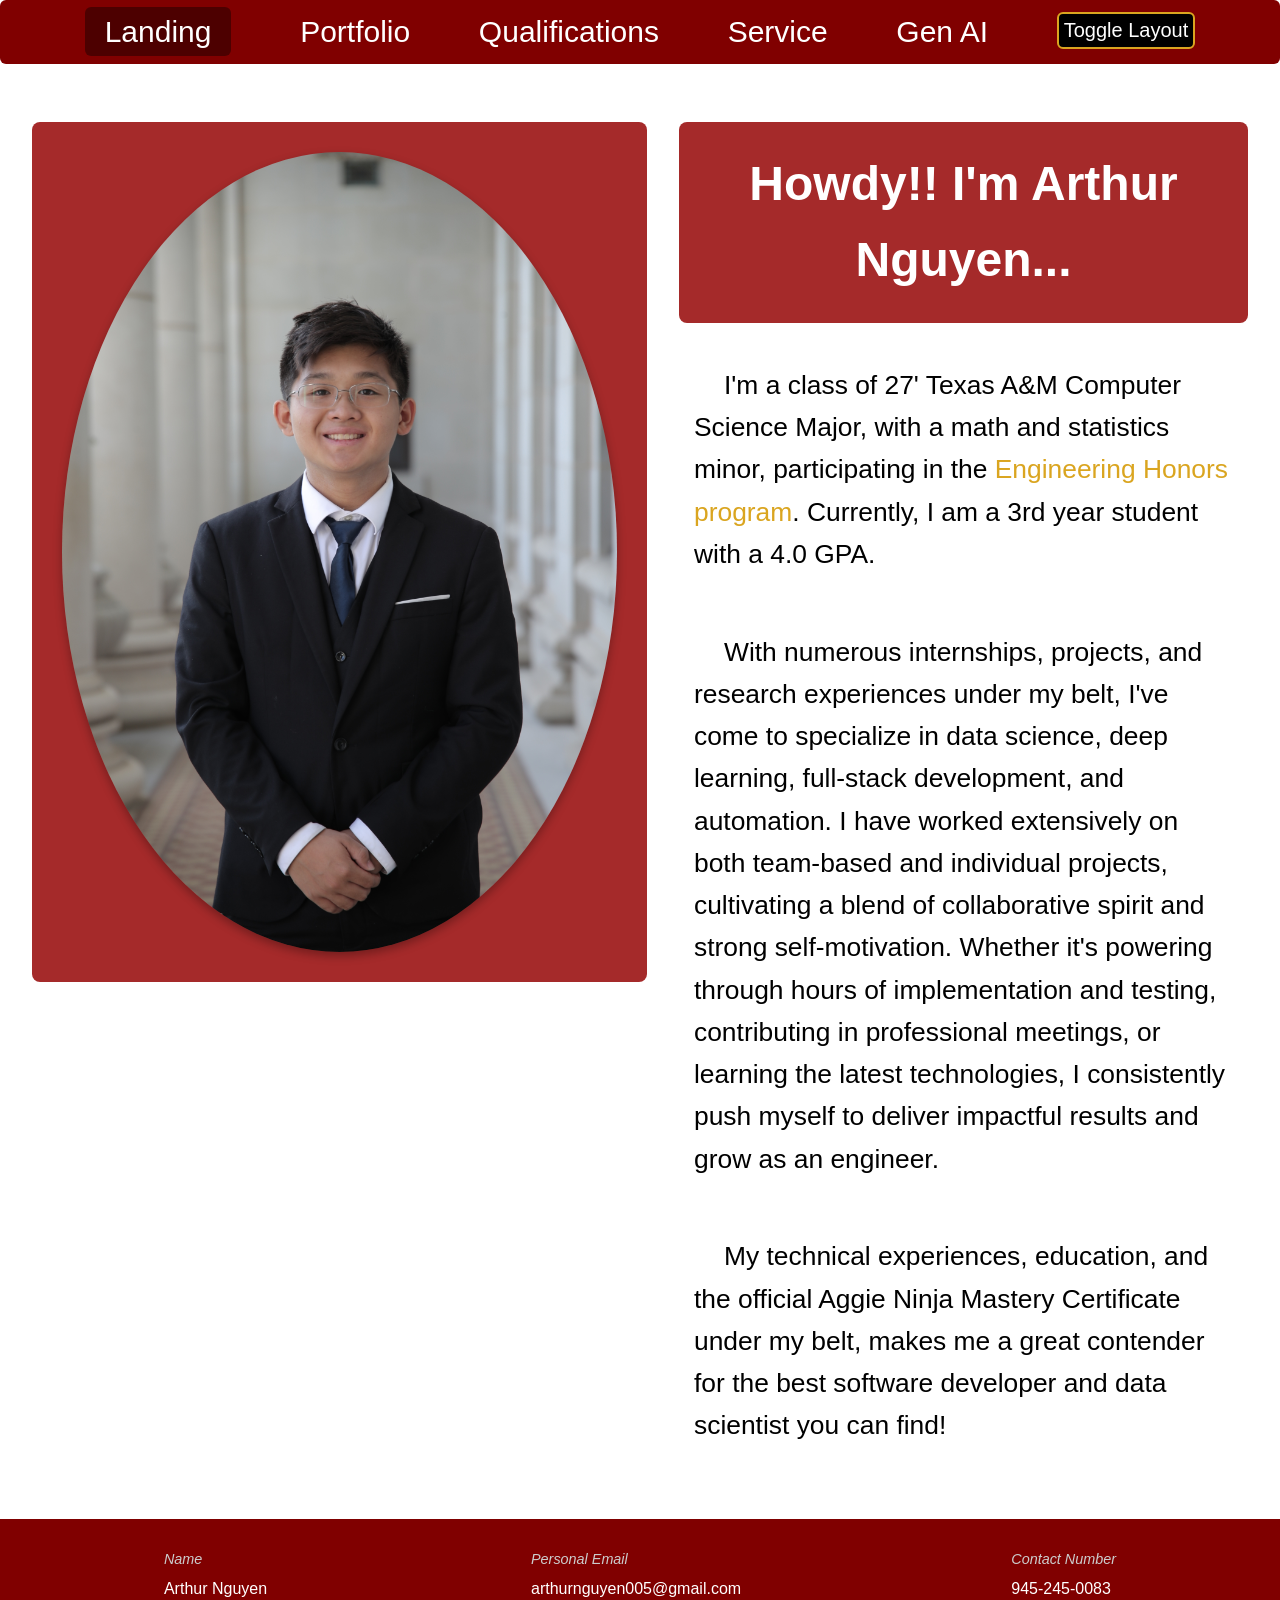
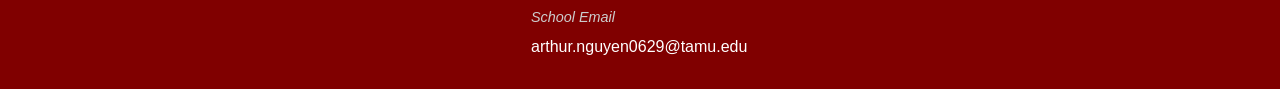
<file: index.html>
<!DOCTYPE html>

<html>
<head>
<title>Arthur Nguyen Webpage</title>
<meta http-equiv="Content-Type" content="text/html; charset=iso-8859-1">
<link id = "style" type="text/css" rel="stylesheet" href="styles.css">
</head>

<body>
<nav class = "navbar">
  <ul class = "nav-links">
    <li><a href="index.html" class = "active">Landing</a></li>
    <li><a href="portfolio.html">Portfolio</a></li>
    <li><a href="qualifications.html">Qualifications</a></li>
    <li><a href="service.html">Service</a></li>
    <li><a href="genai.html">Gen AI</a></li>
    <li><button class="style-button"onclick="toggleStyle()">Toggle Layout</button></li>
      <script>
        function toggleStyle() {
            let style = document.getElementById('style');
            if (style.getAttribute('href') == 'styles.css') {
                style.setAttribute('href', 'styles2.css');
            } else {
                style.setAttribute('href', 'styles.css');
            }
        }
      </script>
    </ul>
</nav>

</br>

<div id='landing-content'>
  <div id='headshot-box'>
    <img id='headshot' src = "images/arthurHeadshot.JPG">
  </div>
  <div id='headshot-description'>
    <div class="header-banner">
      <h1>Howdy!! I'm Arthur Nguyen... </h1>
    </div>
    <br/>
    <p>    I'm a class of 27' Texas A&M Computer Science Major, with a math and statistics minor, participating in the <a href="https://engineering.tamu.edu/academics/eh/index.html">Engineering Honors program</a>. Currently, I am a 3rd year student with a 4.0 GPA.  </p>
    <br/>
    <p>     With numerous internships, projects, and research experiences under my belt, I've come to specialize in data science, deep learning, full-stack development, and automation. I have worked extensively on both team-based and individual projects, cultivating a blend of collaborative spirit and strong self-motivation. Whether it's powering through hours of implementation and testing, contributing in professional meetings, or learning the latest technologies, I consistently push myself to deliver impactful results and grow as an engineer. </p>
    <br/>
    <p> My technical experiences, education, and the official Aggie Ninja Mastery Certificate under my belt, makes me a great contender for the best software developer and data scientist you can find! </p>
    <br/>
  </div>
</div>

<footer class="contact-footer">
  <div class = "footer-column">
    <p class="footer-label">Name</p>
    <p>Arthur Nguyen </p>
  </div>
  <div class = "footer-column">
    <p class="footer-label">Personal Email</p>
    <p>arthurnguyen005@gmail.com</p>
    <p class="footer-label">School Email</p>
    <p>arthur.nguyen0629@tamu.edu</p>
  </div>
  <div class = "footer-column">
    <p class="footer-label">Contact Number</p>
    <p>945-245-0083</p>
  </div>
</footer>


</body>



</html>
</file>
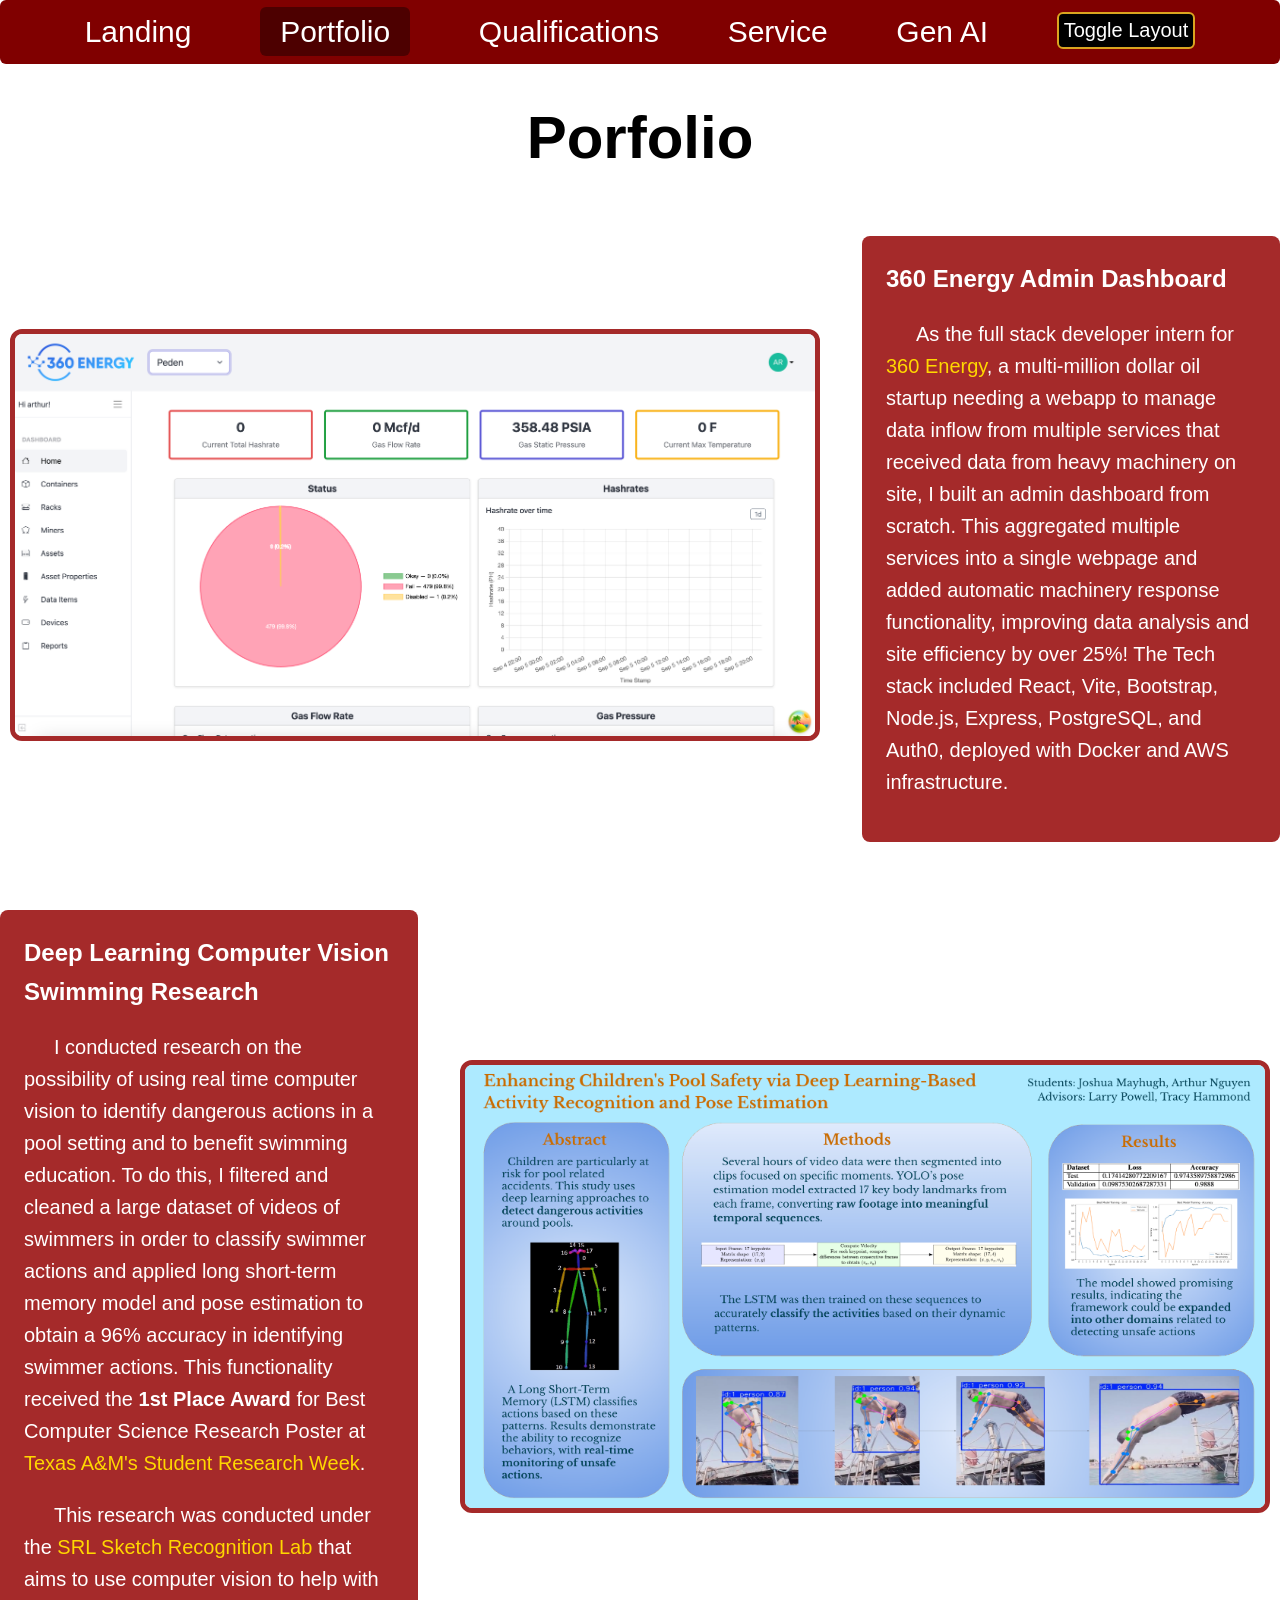
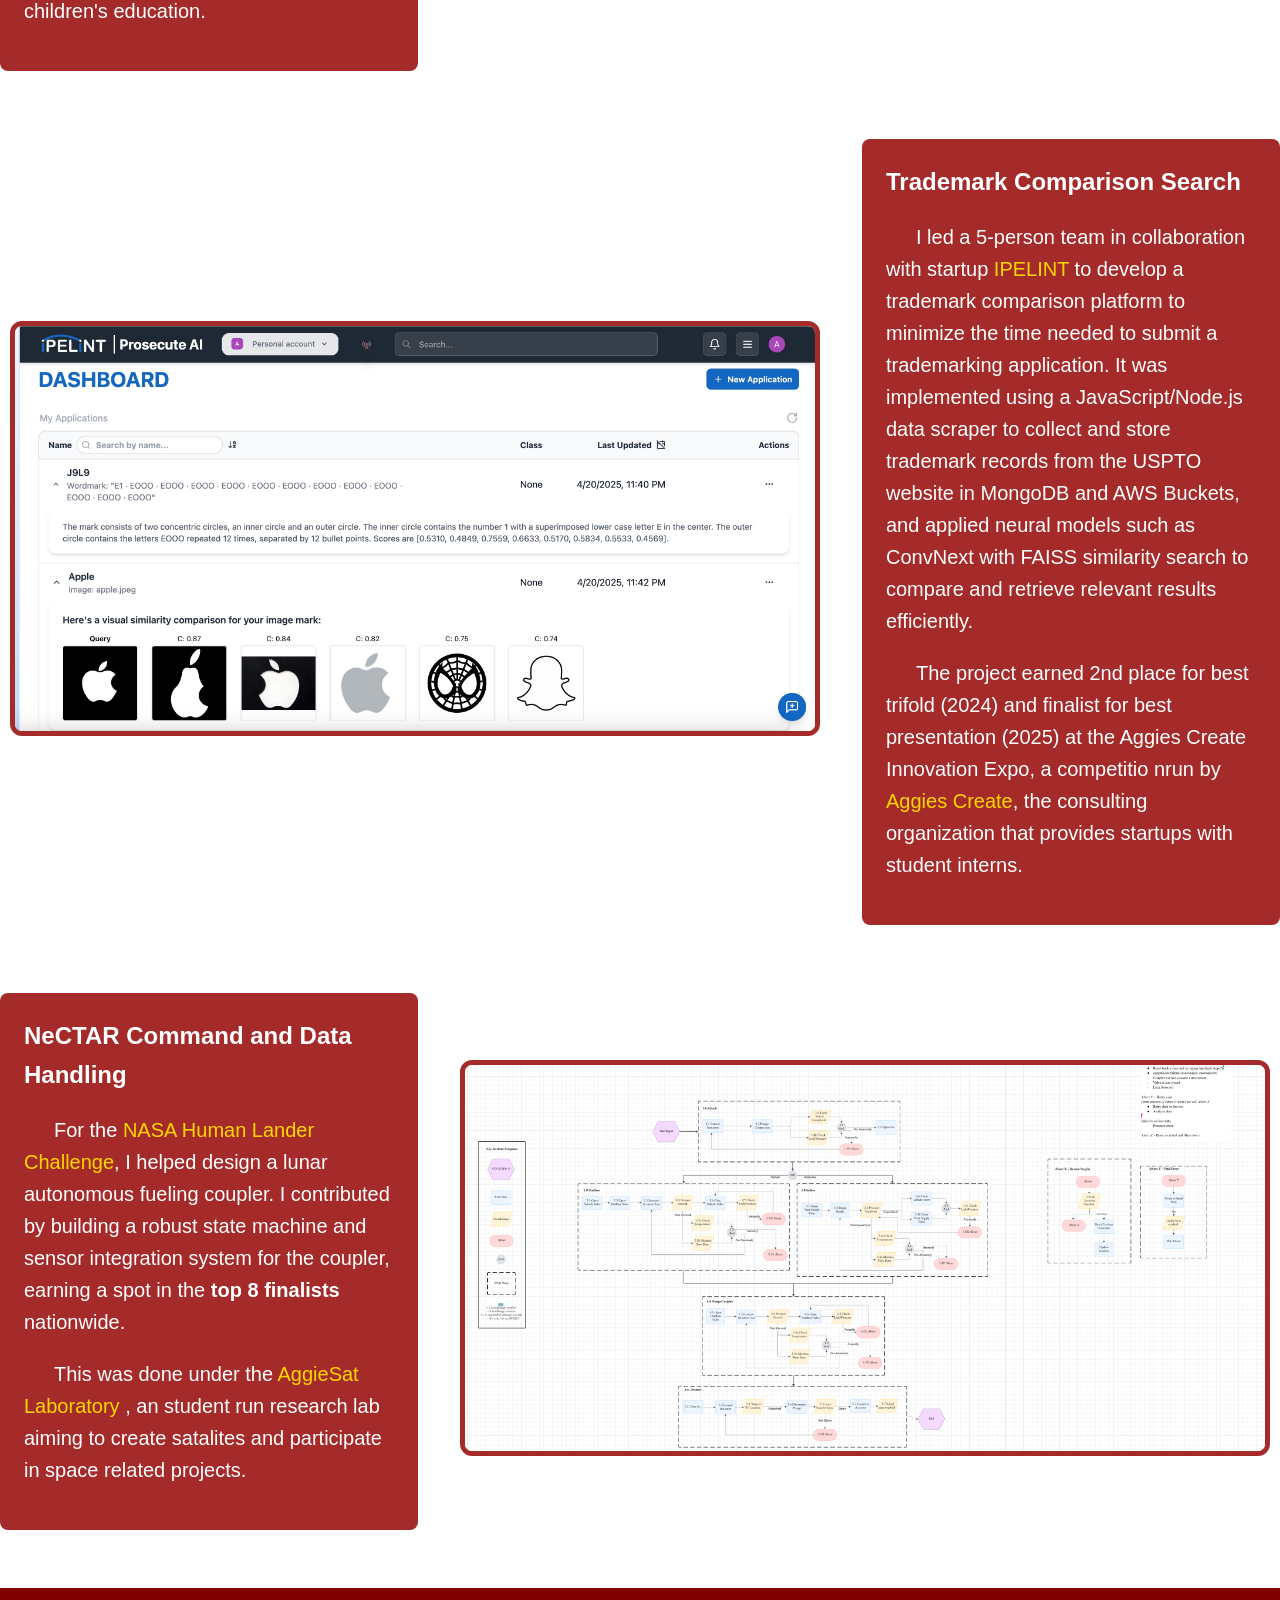
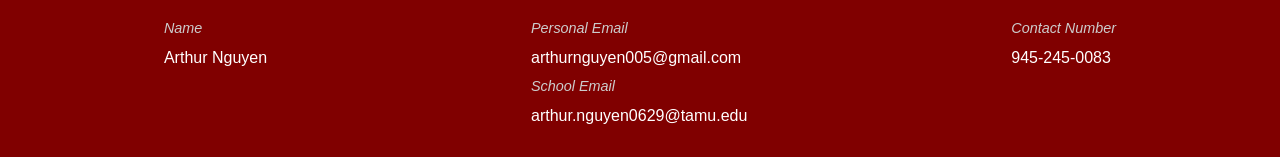
<file: portfolio.html>
<!DOCTYPE html>

<html>
<head>
<title>Arthur Nguyen Webpage</title>
<meta http-equiv="Content-Type" content="text/html; charset=iso-8859-1">
<link id = "style" type="text/css" rel="stylesheet" href="styles.css">
</head>

<body>
<nav class = "navbar">
  <ul class = "nav-links">
    <li><a href="index.html">Landing</a></li>
    <li><a href="portfolio.html" class="active">Portfolio</a></li>
    <li><a href="qualifications.html">Qualifications</a></li>
    <li><a href="service.html">Service</a></li>
    <li><a href="genai.html">Gen AI</a></li>
    <li><button class="style-button"onclick="toggleStyle()">Toggle Layout</button></li>
      <script>
        function toggleStyle() {
            let style = document.getElementById('style');
            if (style.getAttribute('href') == 'styles.css') {
                style.setAttribute('href', 'styles2.css');
            } else {
                style.setAttribute('href', 'styles.css');
            }
        }
      </script>
    </ul>
</nav>

</br>


<h1 class='title'> Porfolio </h1>
<div class="project">
    <div class="project-image">
      <img id="360Energy" src="images/360EnergyImg.png">
    </div>
    <div class="project-description">
      <h2> 360 Energy Admin Dashboard </h2>
      <p> As the full stack developer intern for <a href="https://www.360energyco.com/">360 Energy</a>, a multi-million dollar oil startup needing a webapp to manage data inflow from multiple services that received data from heavy machinery on site, I built an admin dashboard from scratch. This aggregated multiple services into a single webpage and added automatic machinery response functionality, improving data analysis and site efficiency by over 25%! The Tech stack included React, Vite, Bootstrap, Node.js, Express, PostgreSQL, and Auth0, deployed with Docker and AWS infrastructure.  </p>
    </div>
</div>

<div class="project portfolio"> 
  <div class="project-image">
    <img id = 'swimming-research'src="images/swimmingResearchImg.png">
  </div>
  <div class="project-description">
    <h2>Deep Learning Computer Vision Swimming Research</h2>
    <p> I conducted research on the possibility of using real time computer vision to identify dangerous actions in a pool setting and to benefit swimming education. To do this, I filtered and cleaned a large dataset of videos of swimmers in order to classify swimmer actions and applied long short-term memory model and pose estimation to obtain a 96% accuracy in identifying swimmer actions. This functionality received the <strong>1st Place Award</strong> for Best Computer Science Research Poster at <a href="https://calendar.tamu.edu/student-life/event/347102-student-research-week">Texas A&M's Student Research Week</a>.</p>
    <p> This research was conducted under the <a href="https://srltamu.com/"> SRL Sketch Recognition Lab </a> that aims to use computer vision to help with children's education.  </p>
  </div>
</div>

<div class="project">
  <div class="project-image">
    <img id='ipelint' src="images/ipelint.jpg">
  </div>
  <div class="project-description">
    <h2>Trademark Comparison Search</h2>
    <p> I led a 5-person team in collaboration with startup <a href="https://ipelint.com/">IPELINT</a> to develop a trademark comparison platform to minimize the time needed to submit a trademarking application. It was  implemented using a JavaScript/Node.js data scraper to collect and store trademark records from the USPTO website in MongoDB and AWS Buckets, and applied neural models such as ConvNext with FAISS similarity search to compare and retrieve relevant results efficiently.</p>
    <p> The project earned 2nd place for best trifold (2024) and finalist for best presentation (2025) at the Aggies Create Innovation Expo, a competitio nrun by <a href="https://www.aggiescreate.com/">Aggies Create</a>, the consulting organization that provides startups with student interns. </p>
  </div>
</div>

<div class="project portfolio">
  <div class="project-image">
    <img id='nectar' src="images/nectarImg.png">
  </div>
  <div class="project-description">
    <h2>NeCTAR Command and Data Handling</h2>
    <p>For the <a href="https://www.nasa.gov/directorates/esdmd/artemis-campaign-development-division/human-landing-system-program/nasa-selects-finalist-teams-for-student-human-lander-challenge/">NASA Human Lander Challenge</a>, I helped design a lunar autonomous fueling coupler. I contributed by building a robust state machine and sensor integration system for the coupler, earning a spot in the <strong>top 8 finalists</strong> nationwide.</p>
    <p> This was done under the <a href="https://aggiesat.tamu.edu/"> AggieSat Laboratory </a>, an student run research lab aiming to create satalites and participate in space related projects.  </p>
  </div>
</div>




<footer class="contact-footer">
  <div class = "footer-column">
    <p class="footer-label">Name</p>
    <p>Arthur Nguyen </p>
  </div>
  <div class = "footer-column">
    <p class="footer-label">Personal Email</p>
    <p>arthurnguyen005@gmail.com</p>
    <p class="footer-label">School Email</p>
    <p>arthur.nguyen0629@tamu.edu</p>
  </div>
  <div class = "footer-column">
    <p class="footer-label">Contact Number</p>
    <p>945-245-0083</p>
  </div>
</footer>


</body>
</html>
</file>
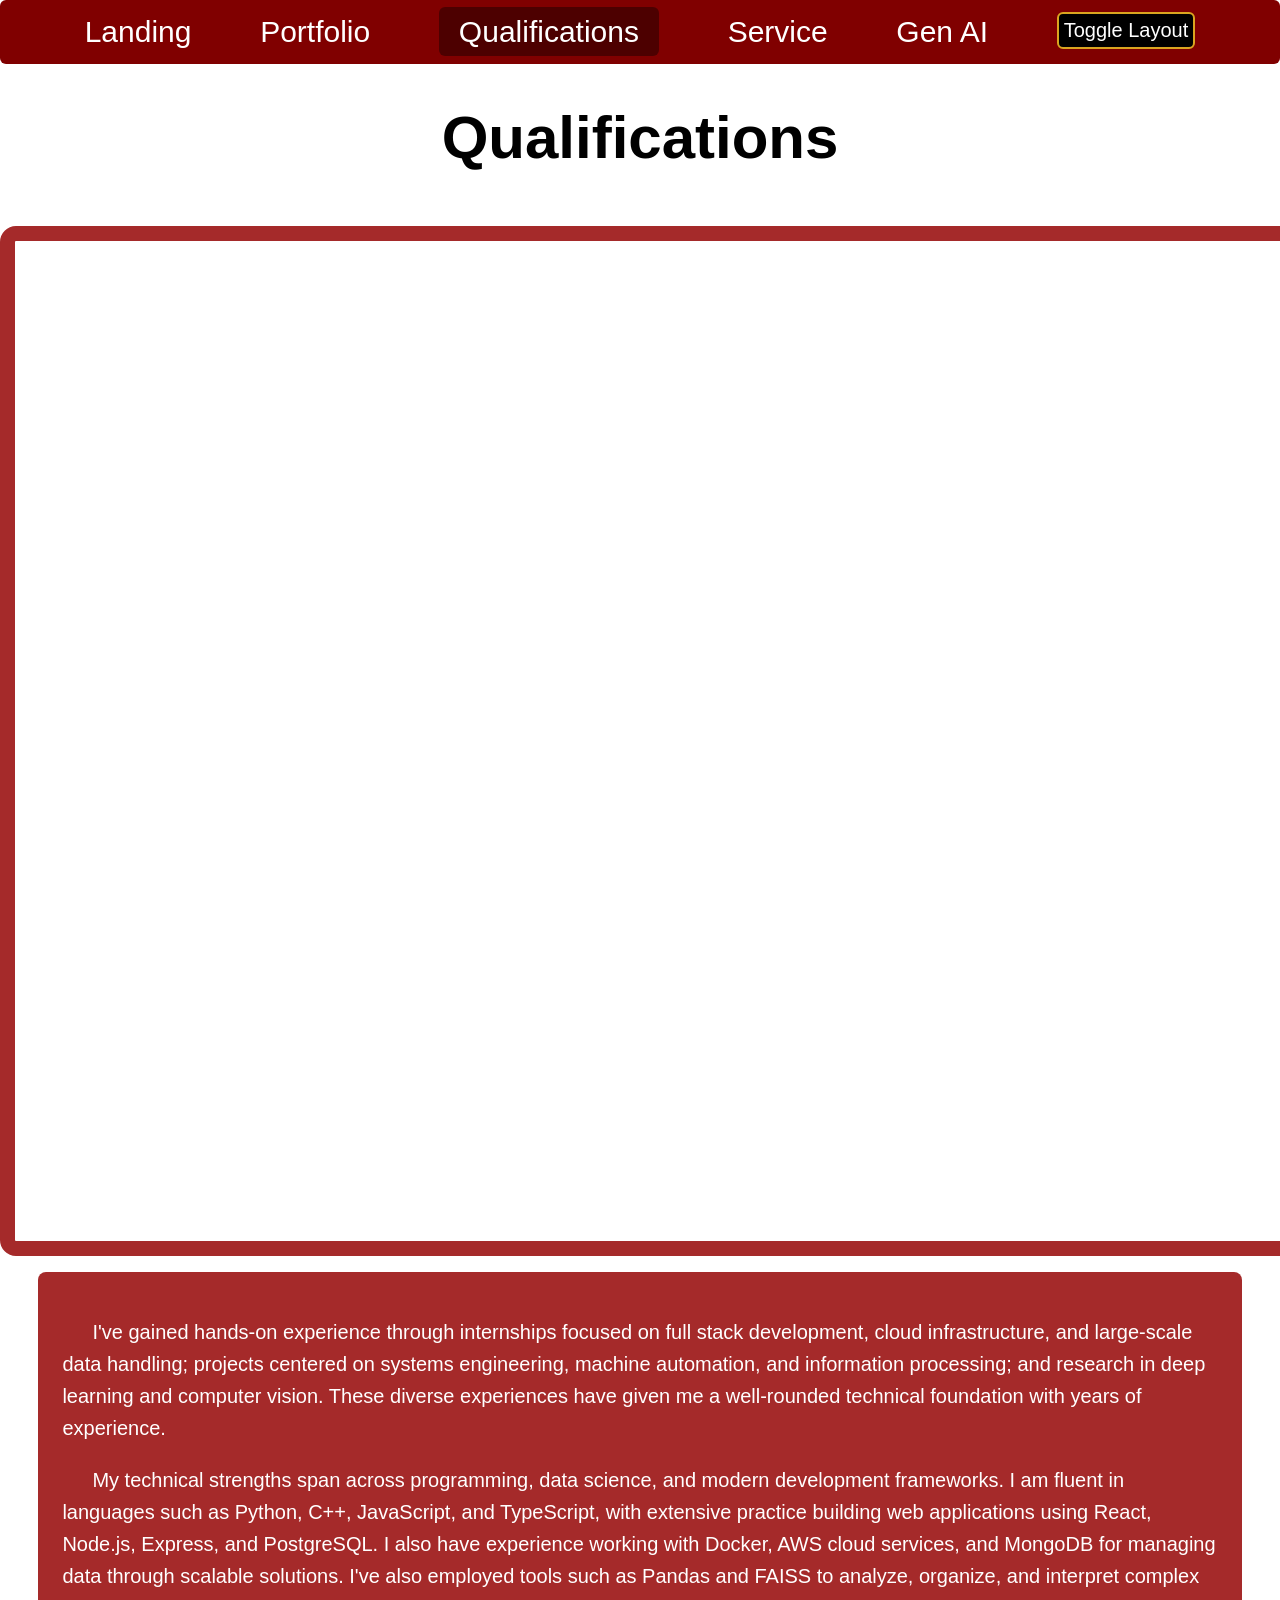
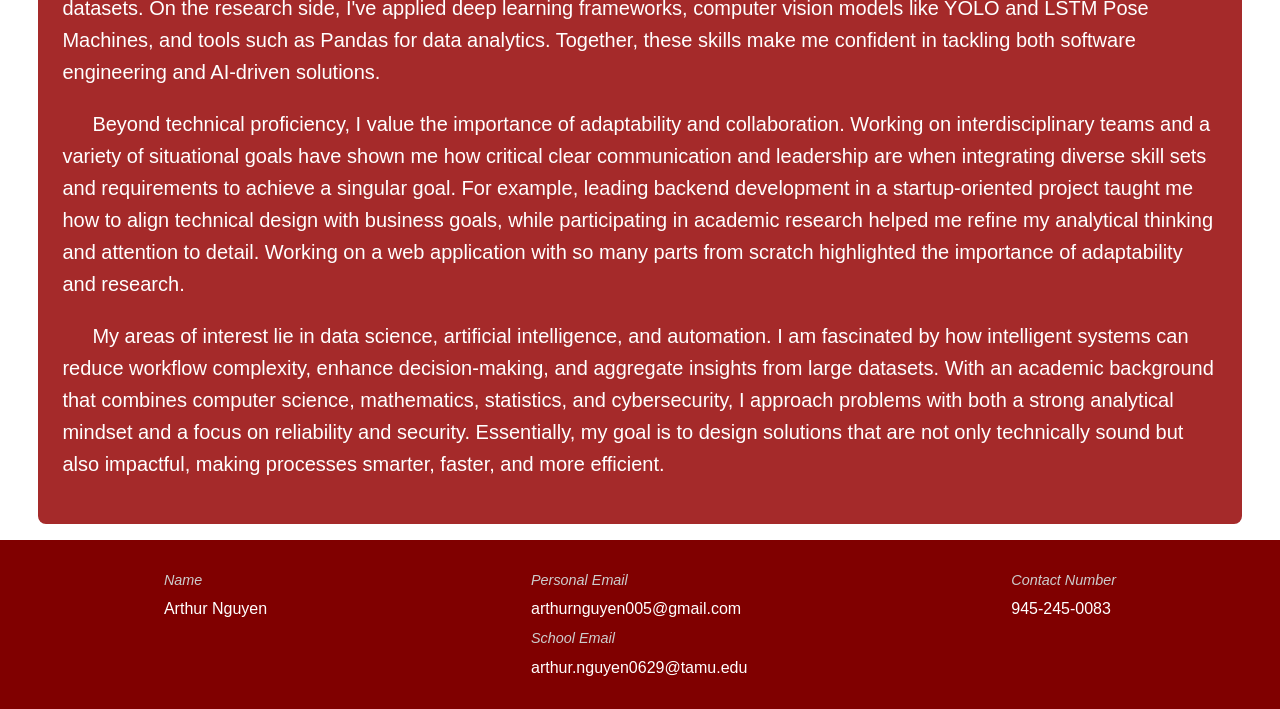
<file: qualifications.html>
<!DOCTYPE html>

<html>
<head>
<title>Arthur Nguyen Webpage</title>
<meta http-equiv="Content-Type" content="text/html; charset=iso-8859-1">
<link id = "style" type="text/css" rel="stylesheet" href="styles.css">
</head>

<body>
<nav class = "navbar">
  <ul class = "nav-links">
    <li><a href="index.html">Landing</a></li>
    <li><a href="portfolio.html">Portfolio</a></li>
    <li><a href="qualifications.html" class="active">Qualifications</a></li>
    <li><a href="service.html">Service</a></li>
    <li><a href="genai.html">Gen AI</a></li>
    <li><button class="style-button"onclick="toggleStyle()">Toggle Layout</button></li>
      <script>
        function toggleStyle() {
            let style = document.getElementById('style');
            if (style.getAttribute('href') == 'styles.css') {
                style.setAttribute('href', 'styles2.css');
            } else {
                style.setAttribute('href', 'styles.css');
            }
        }
      </script>
    </ul>
</nav>

</br>

<h1 class='title'>Qualifications </h1>

<div id="qualification-content">
  <iframe id="resume" src="https://drive.google.com/file/d/1KV2ie7YxMpO8kBGed3_-UM4WcaiSaWJP/preview" width="640" height="480" allow="autoplay"></iframe>
  <div class="description">
    <p> I've gained hands-on experience through internships focused on full stack development, cloud infrastructure, and large-scale data handling; projects centered on systems engineering, machine automation, and information processing; and research in deep learning and computer vision. These diverse experiences have given me a well-rounded technical foundation with years of experience.  </p>
    <p>	My technical strengths span across programming, data science, and modern development frameworks. I am fluent in languages such as Python, C++, JavaScript, and TypeScript, with extensive practice building web applications using React, Node.js, Express, and PostgreSQL. I also have experience working with Docker, AWS cloud services, and MongoDB for managing data through scalable solutions. I've also employed tools such as Pandas and FAISS to analyze, organize, and interpret complex datasets. On the research side, I've applied deep learning frameworks, computer vision models like YOLO and LSTM Pose Machines, and tools such as Pandas for data analytics. Together, these skills make me confident in tackling both software engineering and AI-driven solutions.</p> 
    <p>Beyond technical proficiency, I value the importance of adaptability and collaboration. Working on interdisciplinary teams and a variety of situational goals have shown me how critical clear communication and leadership are when integrating diverse skill sets and requirements to achieve a singular goal. For example, leading backend development in a startup-oriented project taught me how to align technical design with business goals, while participating in academic research helped me refine my analytical thinking and attention to detail. Working on a web application with so many parts from scratch highlighted the importance of adaptability and research. </p>
    <p> My areas of interest lie in data science, artificial intelligence, and automation. I am fascinated by how intelligent systems can reduce workflow complexity, enhance decision-making, and aggregate insights from large datasets. With an academic background that combines computer science, mathematics, statistics, and cybersecurity, I approach problems with both a strong analytical mindset and a focus on reliability and security. Essentially, my goal is to design solutions that are not only technically sound but also impactful, making processes smarter, faster, and more efficient.  </p>
  </div>
</div>

<footer class="contact-footer">
  <div class = "footer-column">
    <p class="footer-label">Name</p>
    <p>Arthur Nguyen </p>
  </div>
  <div class = "footer-column">
    <p class="footer-label">Personal Email</p>
    <p>arthurnguyen005@gmail.com</p>
    <p class="footer-label">School Email</p>
    <p>arthur.nguyen0629@tamu.edu</p>
  </div>
  <div class = "footer-column">
    <p class="footer-label">Contact Number</p>
    <p>945-245-0083</p>
  </div>
</footer>


</body>
</html>
</file>
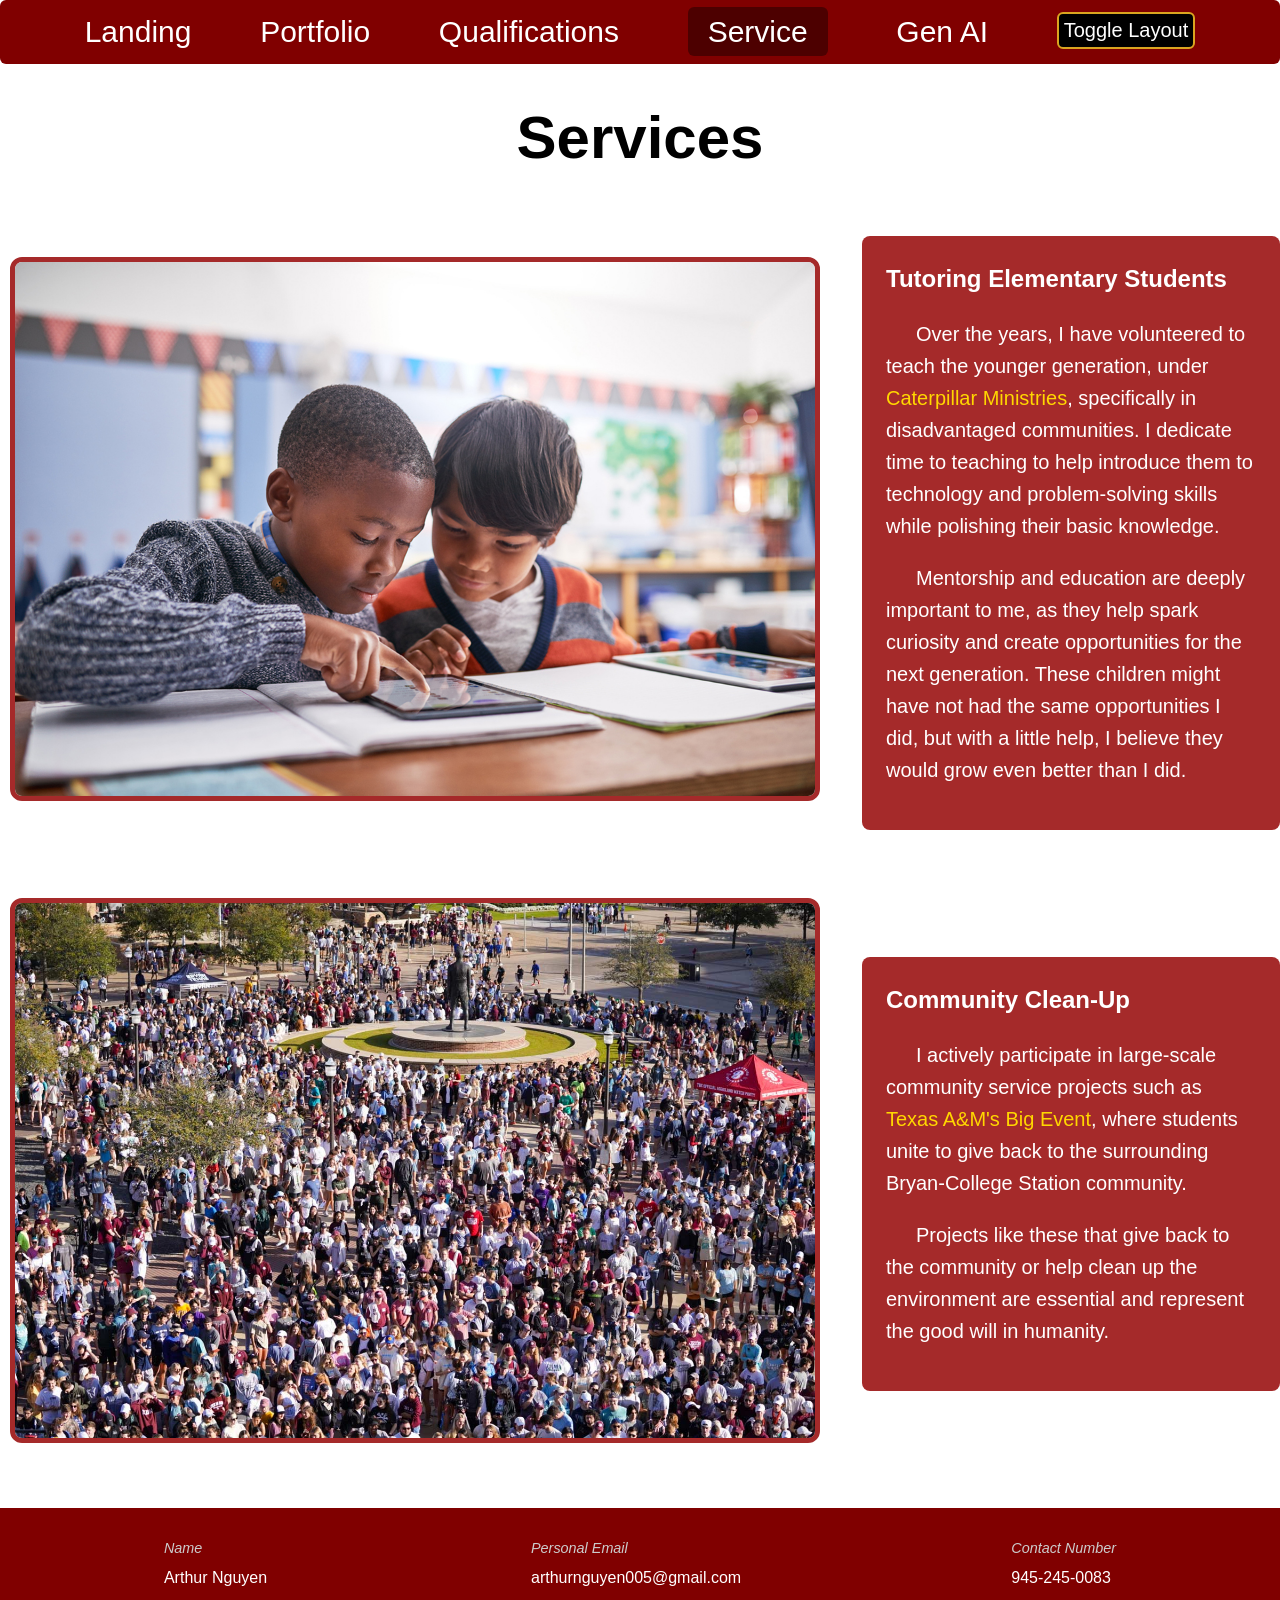
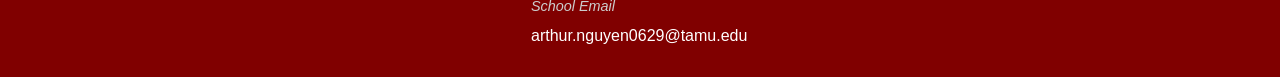
<file: service.html>
<!DOCTYPE html>

<html>
<head>
<title>Arthur Nguyen Webpage</title>
<meta http-equiv="Content-Type" content="text/html; charset=iso-8859-1">
<link id = "style" type="text/css" rel="stylesheet" href="styles.css">
</head>

<body>
<nav class = "navbar">
  <ul class = "nav-links">
    <li><a href="index.html">Landing</a></li>
    <li><a href="portfolio.html">Portfolio</a></li>
    <li><a href="qualifications.html">Qualifications</a></li>
    <li><a href="service.html" class="active">Service</a></li>
    <li><a href="genai.html">Gen AI</a></li>
    <li><button class="style-button"onclick="toggleStyle()">Toggle Layout</button></li>
      <script>
        function toggleStyle() {
            let style = document.getElementById('style');
            if (style.getAttribute('href') == 'styles.css') {
                style.setAttribute('href', 'styles2.css');
            } else {
                style.setAttribute('href', 'styles.css');
            }
        }
      </script>
    </ul>
</nav>

</br>

<h1 class='title'> Services </h1>
<div class="project">
    <div class="project-image">
      <img id="tutor-children" src="images/tutoringChildren.jpg">
    </div>
    <div class="project-description">
      <H2> Tutoring Elementary Students</H2>
    <p> Over the years, I have volunteered to teach the younger generation, under <a href="https://www.caterpillarministries.org/">Caterpillar Ministries</a>, specifically in disadvantaged communities. I dedicate time to teaching to help introduce them to technology and problem-solving skills while polishing their basic knowledge.</p>
    <p>Mentorship and education are deeply important to me, as they help spark curiosity and create opportunities for the next generation. These children might have not had the same opportunities I did, but with a little help, I believe they would grow even better than I did.</p>
    </div>
</div>

<div class="project service">
    <div class="project-image">
      <img id="big-event" src="images/bigEvent.jpeg">
    </div>
    <div class="project-description">
      <H2> Community Clean-Up </H2>
      <p> I actively participate in large-scale community service projects such as <a href="https://bigevent.tamu.edu/">Texas A&M's Big Event</a>, where students unite to give back to the surrounding Bryan-College Station community.  </p>
      <p> Projects like these that give back to the community or help clean up the environment are essential and represent the good will in humanity. </p>
    </div>
</div>

<footer class="contact-footer">
  <div class = "footer-column">
    <p class="footer-label">Name</p>
    <p>Arthur Nguyen </p>
  </div>
  <div class = "footer-column">
    <p class="footer-label">Personal Email</p>
    <p>arthurnguyen005@gmail.com</p>
    <p class="footer-label">School Email</p>
    <p>arthur.nguyen0629@tamu.edu</p>
  </div>
  <div class = "footer-column">
    <p class="footer-label">Contact Number</p>
    <p>945-245-0083</p>
  </div>
</footer>


</body>
</html>
</file>
<file: styles.css>
body {
  font-family: "Poppins", sans-serif;
  font-weight: 400; 
  line-height: 1.6;
  margin: 0;
  padding: 0;
}

a {
    color: gold;
    text-decoration: none;
}

a:hover{
    color: darkgoldenrod;
    text-decoration: underline;
}


h1, h2, h3, h4, h5, h6 {
  font-family: "Montserrat", sans-serif;
  font-weight: 600;
  margin-top: 0;
}

.title{
    font-size: 60px;
    text-align: center;
}

.navbar{
    display:flex;
    align-items: center;
    position: sticky;
    top: 0;
    background-color: maroon;
    padding: 0.5rem 1rem;
    border-radius: 6px;
}
.nav-links {
  list-style-type: none;
  margin: 0;
  padding: 0;
  display: flex;
  justify-content: space-evenly;
  width: 100%
}

.nav-links li {
    margin-right: 0;
}

.nav-links a {
    color: white;
    text-decoration: none;
    font-size: 30px;
    font-weight: 500;
}

.nav-links a:hover {
    color: gold;
}

.nav-links a.active{
    background-color: rgba(0, 0, 0, 0.4);
    padding: 0.50rem 1.25rem;
    border-radius: 6px; 
}

#landing-content {
    display: flex;
    align-items: flex-start;
    gap: 2rem;
    padding:2rem;  
}

#headshot{
    width: 555px;
    height: 800px;
    border-radius: 50% / 50%;    
    box-shadow: 0 4px 10px rgba(0,0,0,0.3);
}
#headshot-box{
    width: max-content;     
    height: auto;       
    background-color: brown;
    display: flex;          
    justify-content: center;
    align-items: center;
    border-radius: 8px; 
    padding: 30px;

}

.header-banner{
    width: 100%;        
    background-color: brown;
    color: white;
    padding: 1.5rem 1.5rem; 
    box-sizing: border-box;
    border-radius: 8px; 
}

.header-banner h1 {
    font-size: 3rem;  
    font-weight: 700;  
    margin: 0;        
    text-align: center; 
}

#landing-content p{
    margin: 15px; 
    font-size: 1.65rem;
    font-weight: 300;
    text-indent: 30px;
}

#landing-content a{
    color: goldenrod;
}


.contact-footer{
    display: flex;
    justify-content: space-around;
    background-color: maroon;
    color: white;
    padding: 1.5rem 2.0rem;
}

.footer-label {
    font-style: italic;
    color: #cccccc;
    font-size: 0.9rem; 
    margin-bottom: 0.3rem; 
}

.footer-column p {
    margin: 0.3rem 0;
}

.project {
    display: flex;
    align-items: center;
    gap: 2rem;
    margin-bottom: 3rem;
}

.project.portfolio {
  flex-direction: row-reverse;
}

.project-image img{
    width: 800px; 
    height: auto;
    border-radius: 12px;
    margin:10px;
    border: 5px solid brown;
}

.project-description{
    width: 80%;       
    max-width: 800px; 
    background-color: brown;
    color: white;
    padding: 1.5rem 1.5rem; 
    box-sizing: border-box;
    border-radius: 8px; 
    margin: 10px auto;
}

.project-description p {
    font-size: 1.25rem;
    text-indent: 30px;
}


#resume{
    display: block; 
    margin: 0 auto;
    width: 1500px;
    height: 1000px;
    border: 15px solid brown;
    border-radius: 16px;
}

.description{
    width: 94%;       
    background-color: brown;
    color: white;
    padding: 1.5rem 1.5rem; 
    box-sizing: border-box;
    border-radius: 8px; 
    margin: 16px auto;
}

.description p{
    font-size: 1.25rem;
    text-indent: 30px;
}

.style-button{
    font-size:20px;
    border-radius: 6px;
    padding:5px;
    margin-top: 4px;
    background-color: black;
    color: white;
    border: 2px solid goldenrod;
}
</file>
